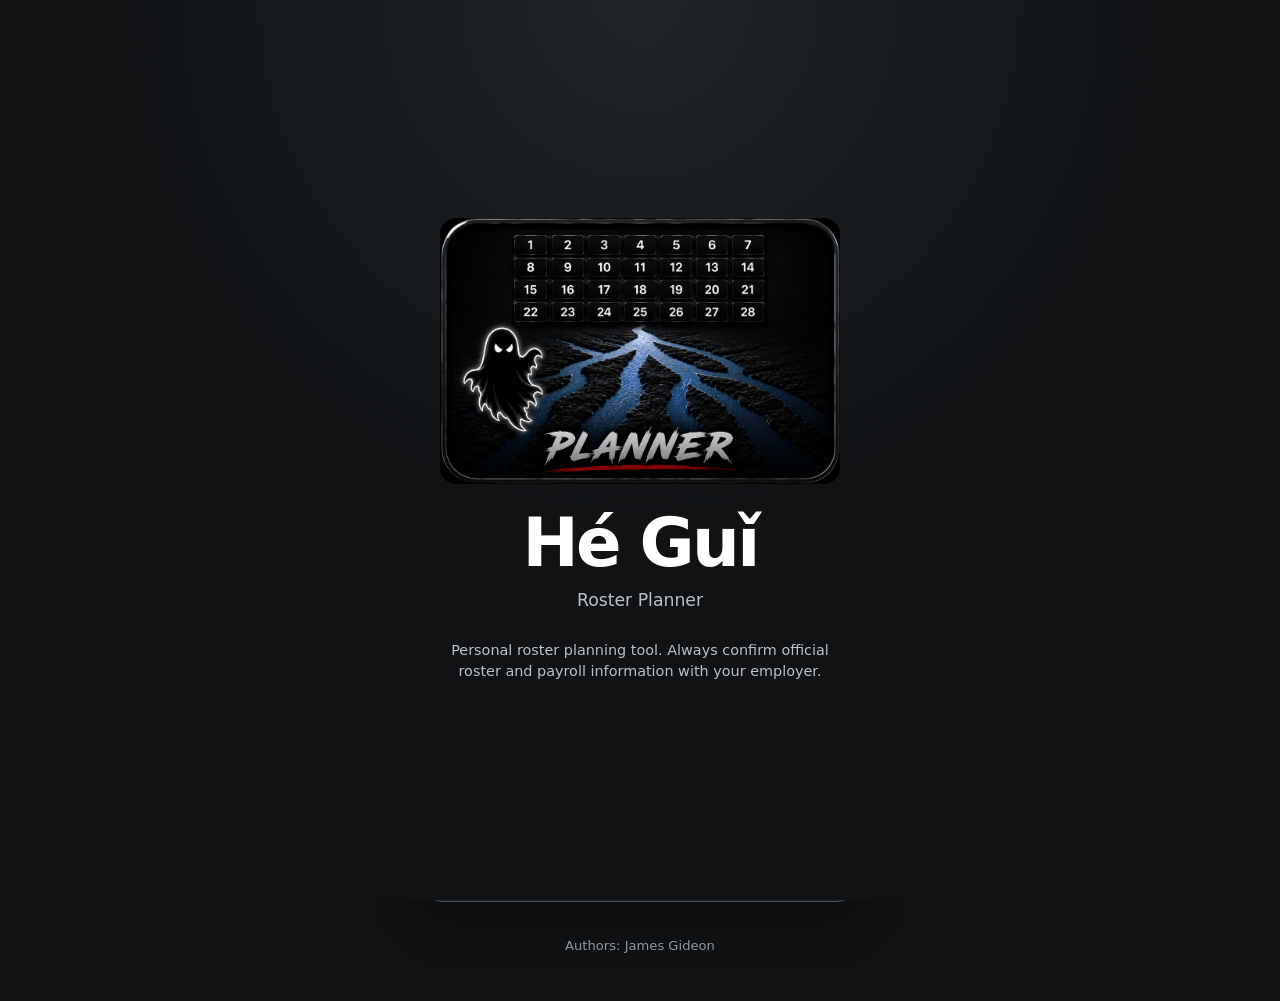
<file: index.html>
<!DOCTYPE html>
<html lang="en-AU">
<head>
    <meta charset="UTF-8">
    <meta name="viewport"
          content="width=device-width, initial-scale=1, viewport-fit=cover">

    <meta name="theme-color" content="#101214">

    <meta name="application-name" content="H&eacute; Gu&#464; Planner">
    <meta name="apple-mobile-web-app-title" content="H&eacute; Gu&#464;">
    <meta name="apple-mobile-web-app-capable" content="yes">
    <meta name="mobile-web-app-capable" content="yes">

    <title>H&eacute; Gu&#464; Planner</title>
<link rel="icon" type="image/png" sizes="32x32" href="favicon-32x32.png">
<link rel="icon" type="image/png" sizes="16x16" href="favicon-16x16.png">
<link rel="apple-touch-icon" sizes="180x180" href="apple-touch-icon.png?v=2">
<link rel="manifest" href="manifest.webmanifest">
   
    <link rel="stylesheet" href="styles.css?v=38">
</head>

<body>
    <div id="startup-splash" class="startup-splash" role="status" aria-live="polite">
        <div class="startup-splash-content">
            <img src="Splash1.png" alt="H&eacute; Gu&#464; Planner" class="startup-splash-logo">
            <h1>H&eacute; Gu&#464;</h1>
            <p class="startup-splash-subtitle">Roster Planner</p>
            <p class="startup-splash-disclaimer">
                Personal roster planning tool. Always confirm official roster
                and payroll information with your employer.
            </p>
        </div>
    </div>
    <script>
        // Last-resort safety fallback only. Normal startup dismisses the splash
        // after roster setup has had time to initialise.
        window.setTimeout(() => {
            const splash = document.getElementById("startup-splash");
            if (splash) splash.classList.add("hidden");
        }, 6500);
    </script>
    <main class="app-shell">

        <header class="app-header compact-app-header">
    <img
        src="Splash2.png"
        alt="H&eacute; Gu&#464;"
        class="app-logo compact-app-logo"
    >
    <div class="compact-app-title">
        <h1>H&eacute; Gu&#464;</h1>
        <p class="subtitle">Roster Planner</p>
    </div>
    <button
        id="app-heart-button"
        class="app-heart-button"
        type="button"
        aria-label="I Heart this app"
    >
        <span aria-hidden="true">&#9829;</span> I Heart this app
    </button>
</header>

        <nav id="profile-tabs" class="profile-tabs" aria-label="Roster profiles">
        </nav>

        <div class="profile-actions-row">
            <button
                id="profile-name-button"
                class="profile-name-button"
                type="button"
                aria-label="Rename current profile"
            ></button>
            <button id="ghost-launcher" class="ghost-launcher" type="button" aria-label="Play Ghost Escape" title="Ghost Escape">
                <span class="ghost-launcher-icon" aria-hidden="true">&#128123;</span>
                <span>Ghost Escape</span>
            </button>
        </div>

        <section id="setup-screen" class="screen">
            <div class="card">
                <p class="eyebrow">Initial setup</p>

                <h2>Choose your planner</h2>

                <p class="instructions">
                    Permanent rosters are listed first. Casual staff can
                    choose Casual Shift Log and record shifts as they work.
                </p>

                <label for="planner-type">Employment type</label>

                <select id="planner-type">
                    <option value="fulltime">Permanent - Full-time</option>
                    <option value="parttime">Permanent - Part-time</option>
                    <option value="casual">Casual Shift Log</option>
                </select>

                <div id="permanent-setup-fields">

                <label for="roster-select">Roster</label>

                <select id="roster-select">
                    <option value="">Choose your roster</option>
                </select>

                <label for="roster-day">What roster number is today?</label>

                <input
                    id="roster-day"
                    type="number"
                    inputmode="numeric"
                    min="1"
                    placeholder="For example: 56"
                >

                <label class="roster-day-help-toggle">
                    <input id="roster-day-help-checkbox" type="checkbox">
                    <span>I don't know it - help me find it</span>
                </label>

                <div id="roster-day-helper" class="roster-day-helper hidden">
                    <p class="helper-title">Help me find my roster day number</p>
                    <p class="helper-copy">Choose your row on the roster, then tap where today appears in the four-week roster.</p>

                    <div class="helper-step-label">1. My roster row</div>
                    <div id="roster-helper-rows" class="roster-helper-rows"></div>

                    <div class="helper-step-label">2. Today is</div>
                    <div id="roster-helper-weeks" class="roster-helper-weeks"></div>

                    <div id="roster-helper-result" class="roster-helper-result">Select a row and today's position.</div>
                </div>
                </div>

                <button id="check-setup" class="primary-button">
                    Start Planner
                </button>
            </div>
        </section>

        <section id="home-screen" class="screen hidden">

            <div class="today-heading">
                <p id="today-label">Today</p>
                <h2 id="today-date"></h2>
                <div
                    id="public-holiday"
                    class="public-holiday hidden"
                    aria-live="polite"
                ></div>
            </div>

            <article class="shift-card">
                <span id="edited-dot" class="edited-dot hidden" aria-label="Times edited"></span>
                <div id="shift-code" class="shift-code">-</div>
                <div id="shift-time" class="shift-time"></div>
                <div id="roster-name" class="roster-name"></div>
                <div id="roster-position" class="roster-position"></div>
            </article>

            <section id="pay-period-summary" class="pay-period-summary hidden">
                <h3>Pay Fortnight</h3>
                <p id="pay-period-dates"></p>
                <p id="payday-date"></p>
                <div id="pay-period-hours" class="pay-period-hours"></div>
            </section>

            <button id="add-edit-shift" class="primary-button hidden">
                Add Shift
            </button>
            <button id="edit-shifts-list" class="secondary-button full-width hidden">
                Edit Shifts
            </button>

            <div id="roster-action-buttons" class="roster-action-buttons hidden">
                <button id="add-change-application" class="primary-button full-width">
                    Add Change / Application
                </button>
            </div>

            <button id="current-month" class="secondary-button full-width">
                Monthly View
            </button>

            <button id="delete-shift" class="secondary-button full-width hidden">
                Delete Shift
            </button>

            <div class="navigation-buttons">
                <button id="previous-day" class="secondary-button">&#8592; Previous</button>

                <button id="next-day" class="secondary-button">Next &#8594;</button>
            </div>

            <section id="week-section" class="week-section">
                <div class="week-section-heading">
                    <h2>Next 7 Days</h2>
                    <button id="hide-week-button" class="week-hide-button" type="button" aria-label="Hide 7-day roster" title="Hide 7-day roster">&#9650;</button>
                </div>
                <div id="week-list" class="week-list"></div>
            </section>
            <button id="show-week-button" class="week-show-tab hidden" type="button" aria-label="Show 7-day roster"> 7 Day &#9660;</button>

            <button id="print-roster" class="secondary-button full-width">
                Print Roster Grid
            </button>

            <button id="settings-button" class="secondary-button full-width">&#9881; Settings</button>

<button id="extras-button" class="secondary-button full-width">&#10022; Extras</button>
        </section>
        <section id="settings-page" class="modal-page hidden">
    <h2>&#9881; Settings</h2>

    <p>Accessibility</p>
    <p>Display</p>
    <label class="settings-toggle">
        <input id="show-startup-splash" type="checkbox" checked>
        <span>Show startup screen</span>
    </label>
    <p>Profiles</p>
    <p>Roster</p>
 
    <button id="reset-roster" class="secondary-button full-width">
    Reset Current Roster
    </button>

    <h3>Appearance</h3>
    <label for="display-theme">Display theme</label>
    <select id="display-theme">
        <option value="light">Light</option>
        <option value="medium">Medium</option>
        <option value="dark">Dark</option>
    </select>

    <h3>Personal Calendar</h3>
    <p class="instructions">
        Optional. Add an ICS calendar link from Google, Apple, Samsung or another calendar service.
        Events are shown in the 7-day and Monthly views when the calendar is enabled.
    </p>
    <label for="personal-calendar-name">Calendar name</label>
    <input id="personal-calendar-name" type="text" placeholder="For example: Personal Calendar">

    <label for="personal-calendar-url">ICS URL</label>
    <input id="personal-calendar-url" type="url" inputmode="url" placeholder="https://example.com/calendar.ics">

    <label class="settings-toggle">
        <input id="personal-calendar-enabled" type="checkbox">
        <span>Enable personal calendar</span>
    </label>

    <div class="settings-calendar-actions">
        <button id="save-personal-calendar" class="secondary-button full-width" type="button">
            Save Personal Calendar
        </button>
        <button id="remove-personal-calendar" class="text-button full-width" type="button">
            Remove Personal Calendar
        </button>
    </div>

    <p id="personal-calendar-status" class="instructions settings-calendar-status"></p>
 
    <h3>Alpha Administration</h3>
    <p class="instructions">Testing only. Unlock a finalised shift so it can be corrected during Alpha testing.</p>
    <button id="manage-finalised-shifts" class="secondary-button full-width">
        Unlock Finalised Shift
    </button>

    <h3>Install H&eacute; Gu&#464;</h3>

    <details class="install-help">
        <summary>&#9662; How to install H&eacute; Gu&#464;</summary>
        <div class="install-help-content">
            <p><strong>iPhone / iPad</strong><br>Open H&eacute; Gu&#464; in Safari, tap Share, then choose <strong>Add to Home Screen</strong>. Launch H&eacute; Gu&#464; from the new Home Screen icon.</p>
            <p><strong>Android / Chrome</strong><br>Open H&eacute; Gu&#464; in Chrome, tap the three-dot menu, then choose <strong>Add to Home screen</strong> and <strong>Install</strong>. This installs H&eacute; Gu&#464; as a standalone app. Open it from the H&eacute; Gu&#464; app icon—not from the browser—then allow notifications when asked so reminders can arrive while the planner is closed.</p>
            <p><strong>Desktop</strong><br>Where supported, use your browser's install option in the address bar or browser menu.</p>
            <p class="instructions">H&eacute; Gu&#464; records installed-app use when it is launched in standalone mode from the installed icon.</p>
        </div>
    </details>

    <h3>About</h3>

    <p><strong>H&eacute; Gu&#464; Planner</strong></p>

    <p>Version 1.0 Beta 30 Test</p>

    <p>Created by</p>

    <p>James &amp; Gideon</p>

    <p class="settings-disclaimer">
        Personal roster planning tool. Always confirm official roster and
        payroll information with your employer.
    </p>

    <button id="close-settings" class="primary-button">
        Close
    </button>
</section>


<section id="change-action-page" class="modal-page hidden">
    <h2>Add Change / Application</h2>
    <p class="instructions">
        Choose what you want to add. You do not need to select a roster day first.
    </p>

    <div class="change-choice-list">
        <button id="choose-leave" class="primary-button full-width">Leave</button>
        <button id="choose-individual-swap" class="secondary-button full-width">Individual Swap</button>
        <button id="choose-colleague-swap" class="secondary-button full-width">Colleague Swap</button>
        <button id="choose-extra-hours" class="secondary-button full-width">Extra Hours / Overtime</button>
        <button id="choose-edit-shifts" class="secondary-button full-width">Edit Shifts</button>
        <button id="choose-management-change" class="secondary-button full-width">Management Roster Change</button>
        <div class="change-remove-group">
            <button id="remove-leave" class="text-button full-width">Deselect Leave</button>
            <button id="delete-swap-global" class="text-button full-width">Delete Swap</button>
            <button id="delete-added-shift-global" class="text-button full-width">Delete Added Shift</button>
            <button id="delete-management-global" class="text-button full-width">Delete Management Change</button>
        </div>
    </div>

    <button id="close-change-action" class="text-button full-width">Cancel</button>
</section>

<section id="leave-type-page" class="modal-page hidden">
    <h2>Add Leave</h2>
    <p class="instructions">
        Choose the leave type first. The calendar will then let you choose any start and finish dates.
    </p>

    <div class="change-choice-list">
        <button class="leave-type-choice primary-button full-width" data-leave-type="annual_leave">Annual Leave</button>
        <button class="leave-type-choice secondary-button full-width" data-leave-type="personal_leave">Personal Leave</button>
        <button class="leave-type-choice secondary-button full-width" data-leave-type="long_service_leave">Long Service Leave</button>
        <button class="leave-type-choice secondary-button full-width" data-leave-type="other_leave">Other Leave</button>
    </div>

    <button id="back-from-leave-type" class="text-button full-width">Back</button>
</section>

<section id="permanent-change-page" class="modal-page hidden">
    <h2>Record Roster Change</h2>
    <div class="change-date-editor">
        <p id="permanent-change-date" class="instructions"></p>
        <button id="edit-change-dates" class="secondary-button compact-button" type="button">Edit Dates</button>
    </div>
    <label for="permanent-change-type" class="hidden">Change type</label>
    <select id="permanent-change-type" class="hidden">
        <option value="add_shift">Casual / Extra Hours</option>
        <option value="leave">Leave</option>
        <option value="swap">Swap</option>
        <option value="roster_change">Management Roster Change</option>
    </select>
    <div id="leave-type-field" class="hidden">
        <label for="leave-type">Leave type</label>
        <select id="leave-type"><option value="personal_leave">Personal leave</option><option value="annual_leave">Annual leave</option><option value="long_service_leave">Long service leave</option><option value="other_leave">Other leave</option></select>
    </div>
    <div id="swap-type-field" class="hidden">
        <label for="swap-type">Swap type</label>
        <select id="swap-type"><option value="individual">Individual</option><option value="colleague">Colleague</option></select>
    </div>
    <div id="permanent-shift-fields">
        <label for="permanent-shift-code">New shift</label>
        <select id="permanent-shift-code"><option value="">Choose a shift</option></select>
        <div class="time-fields">
            <div><label for="permanent-start-time">Start</label><input id="permanent-start-time" type="time"></div>
            <div><label for="permanent-finish-time">Finish</label><input id="permanent-finish-time" type="time"></div>
        </div>
        <div id="permanent-auto-adjust-markers" class="auto-adjust-markers hidden" aria-live="polite"></div>
        <label class="break-option" for="permanent-break"><input id="permanent-break" type="checkbox"><span>Unpaid break - 30 minutes</span></label>
    </div>
    <div id="swap-date-field" class="hidden">
        <p id="change-date-summary" class="date-choice-summary"></p>
        <input id="swap-day-off-date" type="hidden">
    </div>
    <label for="permanent-change-notes">Notes (optional)</label>
    <textarea id="permanent-change-notes" rows="3" maxlength="300"></textarea>
    <button id="save-permanent-change" class="primary-button">Save Change</button>
    <button id="save-permanent-change-add-another" class="secondary-button full-width hidden">Save &amp; Add Another</button>
    <button id="cancel-permanent-change" class="secondary-button full-width">Cancel</button>
</section>


<section id="delete-record-page" class="modal-page hidden">
    <h2 id="delete-record-title">Delete Change</h2>
    <p class="instructions">Choose the record you want to remove.</p>
    <div id="delete-record-list" class="change-choice-list"></div>
    <button id="close-delete-record" class="text-button full-width">Back</button>
</section>

<section id="roster-calendar-page" class="modal-page hidden">
    <h2 id="roster-calendar-title">Choose Date</h2>
    <p id="roster-calendar-instructions" class="instructions"></p>
    <label id="calendar-same-day-option" class="break-option calendar-same-day-option hidden" for="calendar-same-day-swap">
        <input id="calendar-same-day-swap" type="checkbox">
        <span>Same day swap</span>
    </label>

    <div class="roster-calendar-card">
        <div class="roster-calendar-head">
            <button id="calendar-prev" class="calendar-nav" type="button" aria-label="Previous month">&#8592;</button>
            <strong id="calendar-month"></strong>
            <button id="calendar-next" class="calendar-nav" type="button" aria-label="Next month">&#8594;</button>
        </div>
        <div class="roster-calendar-weekdays">
            <span>Sun</span><span>Mon</span><span>Tue</span><span>Wed</span><span>Thu</span><span>Fri</span><span>Sat</span>
        </div>
        <div id="roster-calendar-grid" class="roster-calendar-grid"></div>
    </div>

    <div id="calendar-selection-summary" class="date-choice-summary">No date selected.</div>

    <div class="calendar-actions">
        <button id="calendar-cancel" class="secondary-button">Cancel</button>
        <button id="calendar-ok" class="primary-button" disabled>OK</button>
    </div>
</section>

<section id="casual-shift-page" class="modal-page hidden">
    <h2 id="casual-shift-title">Add Casual Shift</h2>
    <p id="casual-shift-date" class="instructions"></p>

    <label for="casual-shift-code">Shift code</label>
    <select id="casual-shift-code" required>
        <option value="">Choose a shift</option>
    </select>

    <div class="time-fields">
        <div>
            <label for="casual-start-time">Start time</label>
            <input id="casual-start-time" type="time" required>
        </div>
        <div>
            <label for="casual-finish-time">Finish time</label>
            <input id="casual-finish-time" type="time" required>
        </div>
    </div>
    <div id="casual-auto-adjust-markers" class="auto-adjust-markers hidden" aria-live="polite"></div>

    <label class="break-option" for="casual-break">
        <input id="casual-break" type="checkbox">
        <span>Unpaid break - 30 minutes</span>
    </label>

    <div id="casual-paid-hours" class="paid-hours" aria-live="polite">
        Paid hours: -
    </div>

    <label for="casual-area">Work area (optional)</label>
    <input id="casual-area" type="text" maxlength="60">

    <label for="casual-notes">Notes (optional)</label>
    <textarea id="casual-notes" rows="4" maxlength="300"></textarea>

    <button id="save-casual-shift" class="primary-button">Save Shift</button>
    <button id="save-casual-shift-add-another" class="secondary-button full-width hidden">Save &amp; Add Another</button>
    <button id="delete-casual-editor" class="secondary-button full-width hidden">Delete Shift</button>
    <button id="cancel-casual-shift" class="secondary-button full-width">Cancel</button>
</section>

<section id="availability-test-page" class="modal-page hidden availability-test-page">
    <div class="availability-test-head">
        <div>
            <h2>Availability</h2>
            <p class="instructions">Fortnight availability view &middot; 05:00&ndash;21:00 &middot; 30-minute intervals</p>
        </div>
        <div class="availability-head-actions">
            <button id="print-availability" class="secondary-button">Print</button>
            <button id="close-availability-test" class="secondary-button">Back</button>
        </div>
    </div>
    <div class="availability-test-toolbar">
        <p class="availability-test-hint">Tap a day heading: once = Available, twice = Unavailable, three times = clear. Tap individual 30-minute blocks for exceptions. Rostered blocks cannot be changed.</p>
    </div>
    <div id="availability-test-grid" class="availability-grid"></div>
</section>

<section id="extras-page" class="modal-page hidden">
    <h2>&#10022; Extras</h2>

    <label class="extra-option-card extra-option-card-compact">
        <span class="extra-option-copy">
            <span class="extra-option-title">ACT Public Holidays</span>
            <span class="extra-option-description">Show ACT public holidays in the planner.</span>
        </span>
        <input id="act-public-holidays-checkbox" type="checkbox" checked aria-label="Show ACT public holidays">
    </label>

    <label class="extra-option-card extra-option-card-compact">
        <span class="extra-option-copy">
            <span class="extra-option-title nsw-option-title">NSW Public Holidays</span>
            <span class="extra-option-description">Show NSW public holidays in the planner.</span>
        </span>
        <input id="nsw-public-holidays-checkbox" type="checkbox" aria-label="Show NSW public holidays">
    </label>

    <label class="extra-option-card">
        <img class="extra-option-preview" src="school-holidays-icon.png" alt="Children playing backyard cricket during the school holidays">
        <span class="extra-option-copy">
            <span class="extra-option-title">ACT School Holidays</span>
            <span class="extra-option-description">Show ACT school-holiday dates and the picture in your roster views.</span>
        </span>
        <input id="act-school-holidays-checkbox" type="checkbox" aria-label="Show ACT school holidays">
    </label>

    <label class="extra-option-card">
        <img class="extra-option-preview" src="nsw-school-holidays-icon.svg" alt="Children with the Sydney Harbour Bridge for NSW school holidays">
        <span class="extra-option-copy">
            <span class="extra-option-title nsw-option-title">NSW School Holidays</span>
            <span class="extra-option-description">Show NSW school-holiday dates and the blue NSW picture in your roster views.</span>
        </span>
        <input id="nsw-school-holidays-checkbox" type="checkbox" aria-label="Show NSW school holidays">
    </label>

    <label class="extra-option-card extra-option-card-compact">
        <span class="extra-option-copy">
            <span class="extra-option-title">Notifications</span>
            <span class="extra-option-description">Optional planner reminders and notifications.</span>
        </span>
        <input id="notifications-checkbox" type="checkbox" aria-label="Enable notifications">
    </label>
    <p id="notifications-status" class="notifications-status" role="status" aria-live="polite">Notifications are off.</p>

    <button id="open-availability-test" class="secondary-button full-width">Availability</button>

    <button id="support-form-button" class="secondary-button full-width" type="button">&#9993; Help, Issues &amp; Suggestions</button>

    <button id="share-app-button" class="secondary-button full-width" type="button">&#8599; Share H&eacute; Gu&#464;</button>

    <button id="close-extras" class="primary-button">
        Close
    </button>
</section>
        <section id="ghost-game-overlay" class="ghost-game-overlay hidden" aria-label="Ghost Escape game">
            <button id="ghost-game-close" class="ghost-game-close" type="button">&#8592; Back to H&eacute; Gu&#464;</button>
            <iframe id="ghost-game-frame" class="ghost-game-frame" title="Ghost Escape"></iframe>
        </section>
        <div id="ghost-home-escape" class="ghost-home-escape" aria-hidden="true">&#128123;</div>

                <footer>
            <p class="authors">
                Authors: James Gideon
            </p>

        </footer>

    </main>

    <script src="holidays.js?v=2"></script>
    <script src="logger.js?v=4"></script>
    <script src="notifications.js?v=1"></script>
    <script src="app.js?v=50"></script>
</body>
</html>
</file>
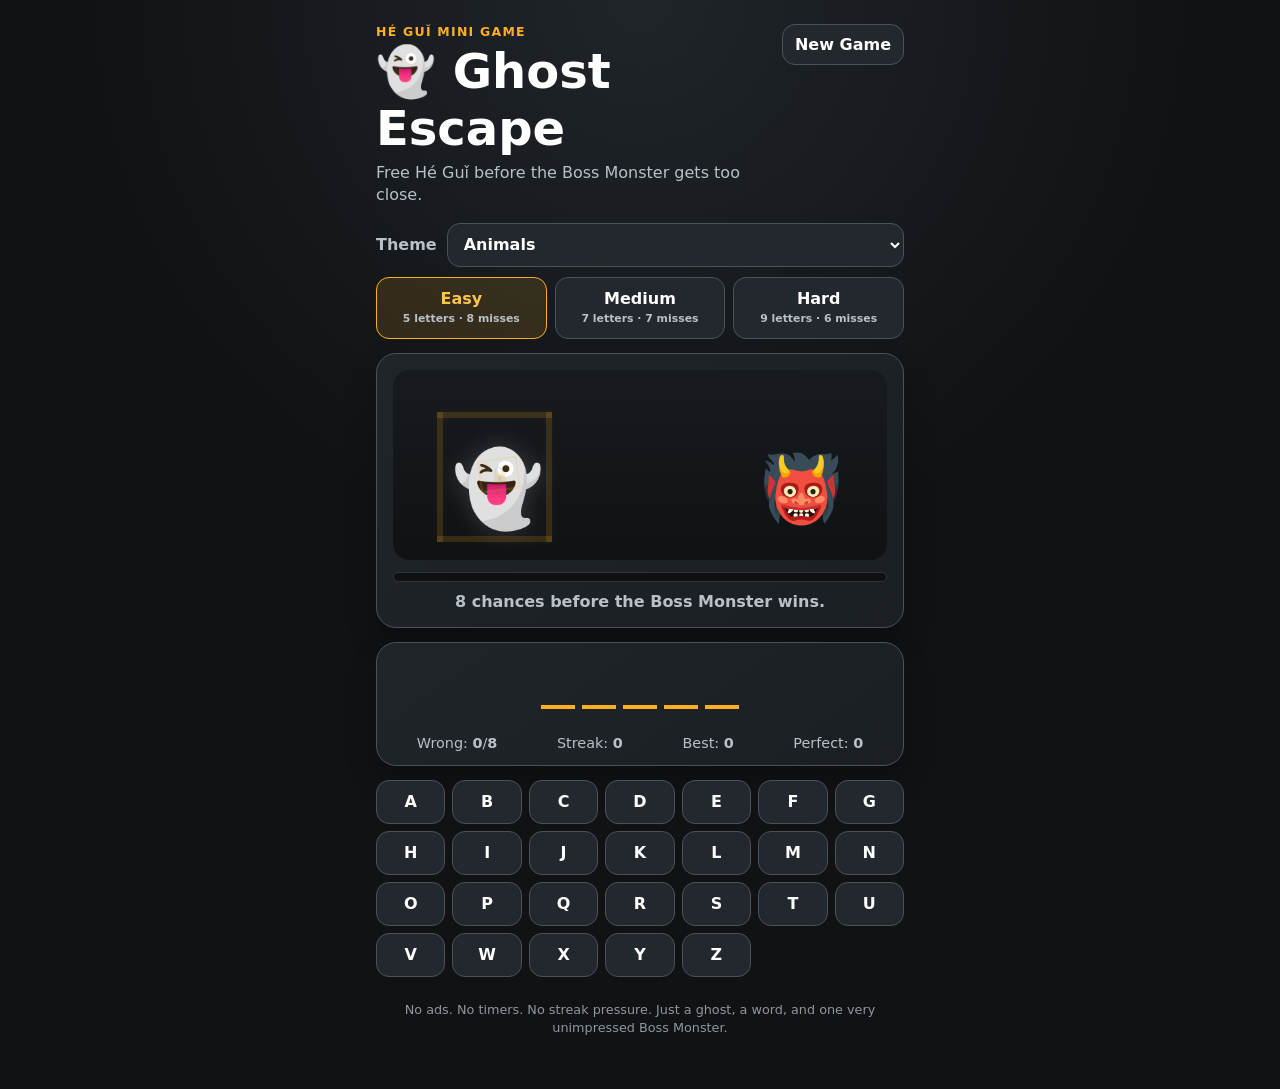
<file: ghost-escape/ghost-escape.html>
<!DOCTYPE html>
<html lang="en-AU">
<head>
  <meta charset="UTF-8">
  <meta name="viewport" content="width=device-width, initial-scale=1, viewport-fit=cover">
  <meta name="theme-color" content="#101214">
  <title>H&eacute; Gu&#464;: Ghost Escape</title>
  <link rel="stylesheet" href="ghost-escape.css?v=3">
</head>
<body>
  <main class="game-shell">
    <header class="game-header">
      <div>
        <p class="eyebrow">H&eacute; Gu&#464; Mini Game</p>
        <h1>&#128123; Ghost Escape</h1>
        <p class="subtitle">Free H&eacute; Gu&#464; before the Boss Monster gets too close.</p>
      </div>
      <button id="new-game" class="small-button" type="button">New Game</button>
    </header>

    <section class="game-options">
      <label for="theme-select">Theme</label>
      <select id="theme-select">
        <option value="animals">Animals</option>
        <option value="food">Food</option>
        <option value="nature">Nature</option>
        <option value="australia">Australia</option>
        <option value="mystery">Mystery</option>
      </select>
    </section>

    <section class="difficulty-card" aria-label="Difficulty">
      <button class="difficulty active" data-level="easy" type="button">Easy<br><span>5 letters &middot; 8 misses</span></button>
      <button class="difficulty" data-level="medium" type="button">Medium<br><span>7 letters &middot; 7 misses</span></button>
      <button class="difficulty" data-level="hard" type="button">Hard<br><span>9 letters &middot; 6 misses</span></button>
    </section>

    <section class="arena-card" aria-live="polite">
      <div class="arena">
        <div id="ghost" class="ghost" aria-label="H&eacute; Gu&#464; ghost">&#128123;</div>
        <div class="trap" aria-hidden="true">
          <span class="trap-bar trap-top"></span>
          <span class="trap-bar trap-left"></span>
          <span class="trap-bar trap-right"></span>
          <span class="trap-bar trap-bottom"></span>
          <span class="trap-seal">&#128274;</span>
        </div>
        <div id="boss" class="boss" aria-label="Boss Monster">&#128121;</div>
        <div id="boss-fire" class="boss-fire" aria-hidden="true">&#128293;</div>
      </div>
      <div class="danger-track" aria-label="Boss Monster progress">
        <div id="danger-fill" class="danger-fill"></div>
      </div>
      <p id="status-line" class="status-line">Choose a letter to begin.</p>
    </section>

    <section class="word-card">
      <div id="word" class="word" aria-label="Word"></div>
      <div class="meta-row">
        <span>Wrong: <strong id="wrong-count">0</strong>/<strong id="max-wrong">8</strong></span>
        <span>Streak: <strong id="streak">0</strong></span>
        <span>Best: <strong id="best-streak">0</strong></span>
        <span>Perfect: <strong id="perfect-count">0</strong></span>
      </div>
    </section>

    <section id="keyboard" class="keyboard" aria-label="Letter keyboard"></section>

    <section id="result-card" class="result-card hidden" aria-live="assertive">
      <h2 id="result-title"></h2>
      <p id="result-message"></p>
      <p id="revealed-word" class="revealed-word"></p>
      <button id="play-again" class="primary-button" type="button">Play Again</button>
    </section>

    <footer>
      <p>No ads. No timers. No streak pressure. Just a ghost, a word, and one very unimpressed Boss Monster.</p>
    </footer>
  </main>

  <script src="ghost-words.js?v=2"></script>
  <script src="ghost-escape.js?v=3"></script>
</body>
</html>
</file>
<file: styles.css>
:root {
    color-scheme: dark;

    --background: #101214;
    --card: #1b1f23;
    --card-light: #23282e;
    --border: #4b525a;
    --amber: #ffb020;
    --amber-light: #ffc44d;
    --text: #ffffff;
    --muted: #b9c0c7;
    --danger: #ff6b6b;

    font-family:
        Inter,
        system-ui,
        -apple-system,
        BlinkMacSystemFont,
        "Segoe UI",
        sans-serif;
}

* {
    box-sizing: border-box;
}

html {
    background: var(--background);
}

body {
    margin: 0;
    min-height: 100vh;
    background:
        radial-gradient(
            circle at top,
            #20252a 0%,
            var(--background) 42%
        );
    color: var(--text);
}

button,
input,
select,
textarea {
    font: inherit;
}

button {
    cursor: pointer;
}
.app-logo {
    display: block;
    width: min(100%, 440px);
    aspect-ratio: 2.35 / 1;
    margin: 0 auto 14px;
    border-radius: 14px;
    object-fit: cover;
    object-position: center;
}
.app-shell {
    width: min(100%, 480px);
    min-height: 100vh;
    margin: 0 auto;
    padding:
        max(28px, env(safe-area-inset-top))
        20px
        max(32px, env(safe-area-inset-bottom));
}

.app-header {
    margin-bottom: 28px;
    text-align: center;
}

.app-header h1 {
    margin: 0;
    font-size: clamp(2rem, 8vw, 3.4rem);
    font-weight: 800;
    letter-spacing: -0.04em;
}

.subtitle {
    margin: 8px 0 0;
    color: var(--muted);
    font-size: 1rem;
}

.profile-tabs {
    display: grid;
    grid-template-columns: repeat(3, minmax(0, 1fr));
    gap: 8px;
    margin-bottom: 12px;
}

.profile-tab {
    min-width: 0;
    min-height: 50px;
    padding: 8px 6px;
    overflow: hidden;
    border: 1px solid var(--border);
    border-radius: 13px;
    background: var(--card);
    color: var(--muted);
    font-weight: 800;
    text-overflow: ellipsis;
    white-space: nowrap;
}

.profile-tab.active {
    border-color: var(--amber);
    background: rgba(255, 176, 32, 0.13);
    color: var(--amber-light);
    box-shadow: 0 0 0 2px rgba(255, 176, 32, 0.12);
}

.profile-name-button {
    display: block;
    width: fit-content;
    max-width: 100%;
    margin: 0 auto 20px;
    padding: 7px 12px;
    overflow: hidden;
    border: 0;
    border-radius: 999px;
    background: transparent;
    color: var(--muted);
    font-weight: 750;
    text-decoration: underline;
    text-overflow: ellipsis;
    white-space: nowrap;
}

.profile-name-button::after {
    margin-left: 7px;
    color: var(--amber);
    content: "\270E";
}

.screen {
    width: 100%;
}

.hidden {
    display: none !important;
}

.card,
.shift-card {
    border: 1px solid var(--border);
    border-radius: 24px;
    background:
        linear-gradient(
            145deg,
            #20252a,
            var(--card)
        );
    box-shadow: 0 18px 45px rgba(0, 0, 0, 0.3);
}

.card {
    padding: 28px 22px;
}

.eyebrow {
    margin: 0 0 8px;
    color: var(--amber);
    font-size: 0.85rem;
    font-weight: 800;
    letter-spacing: 0.12em;
    text-transform: uppercase;
}

.card h2,
.week-section h2 {
    margin: 0 0 12px;
    font-size: 1.5rem;
}

.instructions {
    margin: 0 0 24px;
    color: var(--muted);
    line-height: 1.55;
}

label {
    display: block;
    margin: 20px 0 8px;
    font-weight: 700;
}

select,
input,
textarea {
    width: 100%;
    padding: 0 16px;
    border: 1px solid var(--border);
    border-radius: 14px;
    outline: none;
    background: #121518;
    color: #ffffff;
}

/* Keep native dropdown choices readable on phones. */
select option,
select optgroup {
    background: #121518;
    color: #ffffff;
}

:root[data-theme="light"] select,
:root[data-theme="light"] input,
:root[data-theme="light"] textarea {
    background: #ffffff;
    color: #171a1d;
}

:root[data-theme="light"] select option,
:root[data-theme="light"] select optgroup {
    background: #121518;
    color: #ffffff;
}

select,
input {
    min-height: 58px;
}

textarea {
    min-height: 110px;
    padding-top: 14px;
    padding-bottom: 14px;
    resize: vertical;
}

select:focus,
input:focus,
textarea:focus {
    border-color: var(--amber);
    box-shadow: 0 0 0 3px rgba(255, 176, 32, 0.2);
}

.extra-option-card {
    display: grid;
    grid-template-columns: 92px minmax(0, 1fr) auto;
    gap: 14px;
    align-items: center;
    margin: 18px 0;
    padding: 12px;
    border: 1px solid var(--border);
    border-radius: 18px;
    background: var(--card);
    cursor: pointer;
}

.extra-option-preview {
    width: 92px;
    height: 92px;
    border-radius: 14px;
    object-fit: cover;
}

.extra-option-copy {
    display: grid;
    gap: 5px;
    min-width: 0;
}

.extra-option-title {
    color: var(--text);
    font-weight: 850;
}

.extra-option-description {
    color: var(--muted);
    font-size: 0.86rem;
    font-weight: 500;
    line-height: 1.35;
}

.extra-option-card input {
    width: 26px;
    min-height: 26px;
    margin: 0;
    padding: 0;
    accent-color: var(--amber);
}

.primary-button,
.secondary-button {
    min-height: 58px;
    border-radius: 15px;
    font-weight: 800;
    transition:
        transform 160ms ease,
        background-color 160ms ease;
}

.primary-button:active,
.secondary-button:active {
    transform: scale(0.98);
}

.primary-button {
    width: 100%;
    margin-top: 24px;
    border: 0;
    background: var(--amber);
    color: #101214;
}

.primary-button:hover {
    background: var(--amber-light);
}

.secondary-button {
    border: 1px solid var(--border);
    background: var(--card-light);
    color: var(--text);
}

.today-heading {
    margin-bottom: 18px;
    text-align: center;
}

.today-heading p {
    margin: 0 0 4px;
    color: var(--amber);
    font-weight: 800;
    text-transform: uppercase;
}

.today-heading h2 {
    margin: 0;
    color: var(--muted);
    font-size: clamp(1.2rem, 5vw, 1.7rem);
}

.public-holiday {
    width: fit-content;
    margin: 12px auto 0;
    padding: 8px 12px;
    border: 1px solid rgba(255, 187, 71, 0.55);
    border-radius: 999px;
    background: rgba(255, 187, 71, 0.12);
    color: var(--amber);
    font-size: 0.88rem;
    font-weight: 850;
    line-height: 1.25;
    text-align: center;
}

.shift-card {
    position: relative;
    overflow: hidden;
    padding: 28px 22px;
    text-align: center;
}

.shift-card::before {
    position: absolute;
    inset: 0 auto 0 0;
    width: 7px;
    background: var(--amber);
    content: "";
}

.shift-code {
    color: var(--amber);
    font-size: clamp(4rem, 20vw, 7rem);
    font-weight: 900;
    line-height: 1;
}

.shift-time {
    margin-top: 18px;
    padding: 18px 0;
    border-top: 1px solid #363c42;
    border-bottom: 1px solid #363c42;
    font-size: clamp(1.45rem, 7vw, 2.4rem);
    font-weight: 800;
}

.roster-name {
    margin-top: 20px;
    font-size: 1.35rem;
    font-weight: 750;
}

.roster-position {
    margin-top: 8px;
    color: var(--muted);
    font-size: 1.05rem;
    font-weight: 650;
}

.navigation-buttons {
    display: grid;
    grid-template-columns: 1fr 1fr;
    gap: 12px;
    margin-top: 16px;
}

.week-section {
    margin-top: 30px;
    max-height: 900px;
    opacity: 1;
    transform: translateX(0);
    overflow: hidden;
    transition: transform 260ms ease, opacity 220ms ease, max-height 300ms ease, margin-top 300ms ease;
}

.week-section.week-section-hidden {
    margin-top: 0;
    max-height: 0;
    opacity: 0;
    transform: translateX(calc(-100% - 32px));
    pointer-events: none;
}

.week-section-heading {
    display: flex;
    align-items: center;
    justify-content: space-between;
    gap: 12px;
}

.week-section-heading h2 {
    margin: 0 0 12px;
}

.week-hide-button {
    width: 42px;
    min-width: 42px;
    height: 38px;
    margin: 0 0 12px;
    padding: 0;
    border: 1px solid #4b535b;
    border-radius: 12px;
    background: var(--card);
    color: var(--text);
    font-size: 1.7rem;
    font-weight: 800;
    line-height: 1;
}

.week-show-tab {
    display: block;
    width: auto;
    margin: 12px 0 18px -2px;
    padding: 9px 14px 9px 12px;
    border: 1px solid #4b535b;
    border-left: 0;
    border-radius: 0 12px 12px 0;
    background: var(--card);
    color: var(--text);
    font-weight: 800;
    text-align: left;
}

.week-show-tab.hidden {
    display: none;
}

.week-list {
    display: grid;
    gap: 10px;
}

.week-day {
    display: grid;
    grid-template-columns: 1fr 1fr;
    align-items: center;
    gap: 12px;
    min-height: 64px;
    padding: 12px 16px;
    border: 1px solid #363c42;
    border-radius: 14px;
    background: var(--card);
}

.week-day-date {
    display: grid;
    grid-template-columns: 42px minmax(0, 1fr);
    align-items: center;
    gap: 10px;
    font-weight: 750;
    text-align: center;
}

.edited-dot {
    position: absolute;
    top: 18px;
    right: 18px;
    width: 16px;
    height: 16px;
    border: 2px solid #ffd2d2;
    border-radius: 50%;
    background: var(--danger);
    box-shadow: 0 0 0 4px rgba(255, 107, 107, 0.16);
}

.edited-shift .week-day-shift {
    color: var(--danger);
}

.time-fields {
    display: grid;
    grid-template-columns: 1fr 1fr;
    gap: 12px;
}

.break-option {
    display: flex;
    align-items: center;
    gap: 12px;
    padding: 14px 16px;
    border: 1px solid var(--border);
    border-radius: 14px;
    background: var(--card);
}

.break-option input {
    width: 26px;
    min-height: 26px;
    margin: 0;
    accent-color: var(--amber);
}

.paid-hours {
    margin-top: 12px;
    padding: 14px 16px;
    border-radius: 14px;
    background: rgba(255, 176, 32, 0.12);
    color: var(--amber-light);
    font-size: 1.1rem;
    font-weight: 850;
    text-align: center;
}

.pay-period-summary {
    margin-top: 16px;
    padding: 18px;
    border: 1px solid var(--border);
    border-radius: 18px;
    background: var(--card);
    text-align: center;
}

.pay-period-summary h3,
.pay-period-summary p {
    margin: 0 0 7px;
}

.pay-period-hours {
    margin-top: 12px;
    color: var(--amber-light);
    font-size: 1.15rem;
    font-weight: 900;
}

.modal-page {
    position: fixed;
    z-index: 20;
    inset: 0;
    overflow-y: auto;
    padding: max(28px, env(safe-area-inset-top)) 20px 40px;
    background: var(--background);
}

@media (min-width: 481px) {
    .modal-page {
        right: auto;
        left: 50%;
        width: 480px;
        transform: translateX(-50%);
        border-right: 1px solid var(--border);
        border-left: 1px solid var(--border);
    }
}

.modal-page > * {
    width: min(100%, 680px);
    margin-right: auto;
    margin-left: auto;
}

.school-holiday-icon-slot {
    display: flex;
    width: 42px;
    height: 42px;
    align-items: center;
    justify-content: center;
}

.school-holiday-icon {
    display: block;
    width: 42px;
    height: 42px;
    border-radius: 10px;
    object-fit: cover;
}

.week-day-date-copy {
    display: grid;
    gap: 4px;
    min-width: 0;
}

.week-day-holiday {
    color: var(--muted);
    font-size: 0.72rem;
    font-weight: 750;
    line-height: 1.2;
}

.week-day-school-holiday {
    color: var(--amber);
    font-size: 0.72rem;
    font-weight: 800;
    line-height: 1.2;
}

.week-day-shift {
    color: var(--amber);
    font-weight: 850;
    text-align: center;
}

.full-width {
    width: 100%;
    margin-top: 12px;
}

.text-button {
    display: block;
    margin: 22px auto 0;
    padding: 12px;
    border: 0;
    background: transparent;
    color: var(--muted);
    text-decoration: underline;
}

footer {
    margin-top: 34px;
    color: #8f979f;
    font-size: 0.82rem;
    line-height: 1.45;
    text-align: center;
}

@media (max-width: 420px) {
    .extra-option-card {
        grid-template-columns: 78px minmax(0, 1fr) auto;
        gap: 10px;
        padding: 10px;
    }

    .extra-option-preview {
        width: 78px;
        height: 78px;
        border-radius: 12px;
    }

    .extra-option-description {
        font-size: 0.78rem;
    }

        .shift-card {
        padding: 20px 16px;
    }

    .shift-code {
        font-size: clamp(3.2rem, 17vw, 5rem);
    }

    .shift-time {
        margin-top: 14px;
        padding: 14px 0;
        font-size: clamp(1.2rem, 6vw, 1.8rem);
    }

    .roster-name {
        margin-top: 16px;
        font-size: 1.15rem;
    }

    .roster-position {
        margin-top: 6px;
        font-size: 0.95rem;
    }
    
    .app-shell {
        padding-right: 14px;
        padding-left: 14px;
    }
    
    .card,
    .shift-card {
        border-radius: 20px;
    }

    .navigation-buttons {
        grid-template-columns: repeat(2, minmax(0, 1fr));
        gap: 8px;
    }

    .profile-tab {
        min-height: 46px;
        font-size: 0.82rem;
    }
}

@media (prefers-reduced-motion: reduce) {
    *,
    *::before,
    *::after {
        scroll-behavior: auto !important;
        transition: none !important;
    }
}

@media print {
    body {
        background: #ffffff;
        color: #000000;
    }

    .app-header,
    .profile-tabs,
    .profile-name-button,
    #setup-screen,
    #home-screen,
    footer {
        display: none !important;
    }
}


/* Beta 7 shared roster calendar and action controls */
.roster-action-buttons {
    display: grid;
    grid-template-columns: 1fr 1fr;
    gap: 10px;
    margin-top: 14px;
}

.roster-action-buttons .primary-button {
    min-height: 58px;
    margin: 0;
    padding: 10px;
    line-height: 1.2;
}

.roster-calendar-card {
    margin-top: 16px;
    padding: 14px;
    border: 1px solid var(--border);
    border-radius: 18px;
    background: var(--card);
}

.roster-calendar-head {
    display: grid;
    grid-template-columns: 42px 1fr 42px;
    align-items: center;
    gap: 8px;
    margin-bottom: 10px;
    text-align: center;
}

.calendar-nav {
    width: 42px;
    min-height: 40px;
    margin: 0;
    border: 1px solid var(--border);
    border-radius: 10px;
    background: var(--card-soft, #25292e);
    color: #ffffff;
    font-size: 1.45rem;
}

.roster-calendar-weekdays,
.roster-calendar-grid {
    display: grid;
    grid-template-columns: repeat(7, minmax(0, 1fr));
    gap: 6px;
}

.roster-calendar-weekdays {
    margin-bottom: 6px;
    color: var(--muted);
    font-size: .72rem;
    font-weight: 800;
    text-align: center;
}

.roster-calendar-day {
    min-width: 0;
    min-height: 54px;
    margin: 0;
    padding: 4px 2px;
    border: 1px solid var(--border);
    border-radius: 11px;
    background: var(--card);
    color: inherit;
    display: flex;
    flex-direction: column;
    align-items: center;
    justify-content: center;
    position: relative;
}


/* Beta 17: subtle alternating actual pay-fortnight bands.
   Keep the dark theme; every second fortnight is only slightly lighter.
   Leave/change colours below override these neutral shades. */
.roster-calendar-day.pay-fortnight-light {
    background: var(--card);
}

.roster-calendar-day.pay-fortnight-dark {
    background: #2a3b22;
    color: #ffffff;
}

.roster-calendar-day.pay-fortnight-dark .calendar-date-number,
.roster-calendar-day.pay-fortnight-dark .calendar-roster-code {
    color: #ffffff;
}

/* Beta 21: current pay fortnight gets a gentle lime-green cue. */
.roster-calendar-day.pay-fortnight-active {
    background: #47d1fc;
    box-shadow: inset 0 0 0 1px rgba(170,255,80,.08);
}

.roster-calendar-day.blank { visibility: hidden; }
.roster-calendar-day.selected { outline: 3px solid var(--amber); outline-offset: 1px; }
.roster-calendar-day.in-range { box-shadow: inset 0 0 0 999px rgba(255,176,32,.12); }
.calendar-date-number { font-weight: 900; }
.calendar-roster-code { margin-top: 3px; font-size: .72rem; font-weight: 900; }

.roster-calendar-day.calendar-yellow { background: hsl(59, 89%, 72%); color: #1d1d1d; }
.roster-calendar-day.calendar-pink { background: #ec3886; color: #1d1d1d; }
.roster-calendar-day.calendar-blue { background: #5b80fc; color: #1d1d1d; }
.roster-calendar-day.calendar-green { background: #70fa87; color: #1d1d1d; }

.date-choice-summary {
    margin-top: 14px;
    padding: 12px 14px;
    border: 1px solid var(--border);
    border-radius: 12px;
    background: var(--card);
    text-align: center;
    line-height: 1.45;
}

.calendar-actions {
    display: grid;
    grid-template-columns: 1fr 1fr;
    gap: 10px;
    margin-top: 12px;
}

.calendar-actions button { margin: 0; }

.pay-period-hours {
    display: grid;
    gap: 7px;
    text-align: left;
}

.pay-period-hours span {
    display: block;
}

@media (max-width: 380px) {
    .roster-action-buttons { grid-template-columns: 1fr; }
    .roster-calendar-weekdays,
    .roster-calendar-grid { gap: 4px; }
    .roster-calendar-day { min-height: 50px; }
}


/* Beta 11: start changes from an action, not from the currently displayed roster day */
.change-choice-list {
    display: grid;
    gap: 10px;
    margin: 18px 0;
}

.change-choice-list button {
    margin: 0;
}

#add-change-application {
    min-height: 54px;
    font-size: 1rem;
}

.roster-action-buttons {
    grid-template-columns: 1fr;
}


/* Beta 12: all change/application dates are edited through the roster calendar */
.change-date-editor {
    display: grid;
    grid-template-columns: 1fr auto;
    gap: 10px;
    align-items: center;
    margin-bottom: 12px;
}
.change-date-editor .instructions { margin: 0; }
.compact-button {
    width: auto;
    min-height: 42px;
    margin: 0;
    padding: 8px 12px;
}
@media (max-width: 420px) {
    .change-date-editor { grid-template-columns: 1fr; }
    .compact-button { width: 100%; }
}

/* Beta 20 - changed roster items and quick delete lists */
.roster-calendar-day.calendar-altered .calendar-roster-code,
.roster-calendar-day .calendar-roster-code.altered-code { color:#ff5a5f; }
.roster-calendar-day .calendar-roster-code.multi-code { color:#ff5a5f; line-height:1.05; }
.change-remove-group { margin-top:12px; padding-top:10px; border-top:1px solid var(--border, #46505a); }
.delete-record-item { text-align:left; height:auto; min-height:48px; padding:10px 12px; }
button.action-locked { opacity:.45; cursor:not-allowed; }

/* Beta 21 swap display */
.roster-calendar-day .calendar-roster-code.swap-original {
    color: #aeb5bb;
    text-decoration: line-through;
    text-decoration-thickness: 2px;
    line-height: 1.05;
}
.roster-calendar-day .calendar-roster-code.swap-new {
    color: #ff5a5f;
    line-height: 1.05;
}

.pay-hours-warning { color: #ffcf66; font-size: .9em; }


/* Beta 23: startup splash + compact in-app header */
.startup-splash {
    position: fixed;
    inset: 0;
    z-index: 9999;
    display: flex;
    align-items: center;
    justify-content: center;
    padding: 28px 22px;
    background:
        radial-gradient(circle at top, #20252a 0%, var(--background) 48%);
    opacity: 1;
    transition: opacity 280ms ease;
}

.startup-splash.fade-out {
    opacity: 0;
    pointer-events: none;
}

.startup-splash.hidden {
    display: none;
}

.startup-splash-content {
    width: min(100%, 440px);
    text-align: center;
}

.startup-splash-logo {
    display: block;
    width: min(100%, 400px);
    max-width: 100%;
    transform: none;
    margin: 0 auto 20px;
    border-radius: 16px;
}

.startup-splash h1 {
    margin: 0;
    font-size: clamp(2.5rem, 12vw, 4.2rem);
    letter-spacing: -0.04em;
}

.startup-splash-subtitle {
    margin: 8px 0 30px;
    color: var(--muted);
    font-size: 1.08rem;
}

.startup-splash-disclaimer {
    max-width: 390px;
    margin: 0 auto;
    color: var(--muted);
    font-size: 0.9rem;
    line-height: 1.45;
}

.compact-app-header {
    display: flex;
    align-items: center;
    justify-content: flex-start;
    gap: 10px;
    margin-bottom: 12px;
    text-align: left;
}

.compact-app-logo {
    width: 115px;
    height: 92px;
    aspect-ratio: auto;
    margin: 0;
    border-radius: 10px;
    object-fit: cover;
}

.compact-app-title h1 {
    margin: 0;
    font-size: 1.35rem;
    line-height: 1.1;
    letter-spacing: -0.02em;
}

.compact-app-title .subtitle {
    margin: 2px 0 0;
    font-size: 0.78rem;
}


/* Beta 29: one-per-device app heart, using the spare header space. */
.app-heart-button {
    margin-left: auto;
    padding: 7px 9px;
    border: 1px solid var(--border);
    border-radius: 12px;
    background: var(--card);
    color: var(--text);
    font-size: 0.72rem;
    font-weight: 800;
    line-height: 1.15;
    white-space: nowrap;
}

.app-heart-button:hover {
    border-color: var(--amber);
}

.app-heart-button:active {
    transform: scale(0.98);
}

.app-heart-button.hearted,
.app-heart-button:disabled {
    border-color: rgba(255, 176, 32, 0.55);
    background: rgba(255, 176, 32, 0.10);
    color: var(--amber-light);
    cursor: default;
    opacity: 1;
}

@media (max-width: 360px) {
    .app-heart-button {
        padding: 6px 7px;
        font-size: 0.66rem;
    }
}

.settings-toggle {
    display: flex;
    align-items: center;
    gap: 10px;
    margin: 8px 0 18px;
    padding: 12px 14px;
    border: 1px solid var(--border);
    border-radius: 12px;
    background: var(--card);
}

.settings-toggle input {
    width: 20px;
    height: 20px;
}

.settings-disclaimer {
    color: var(--muted);
    font-size: 0.9rem;
    line-height: 1.45;
}

.install-help {
    margin: 10px 0 24px;
    border: 1px solid var(--border);
    border-radius: 14px;
    background: var(--card);
    overflow: hidden;
}

.install-help summary {
    padding: 14px 16px;
    color: var(--amber-light);
    font-weight: 800;
    cursor: pointer;
}

.install-help-content {
    padding: 0 16px 14px;
}

.install-help-content p {
    margin: 10px 0;
    line-height: 1.45;
}

.install-help-content .instructions {
    margin-bottom: 0;
    font-size: 0.88rem;
}

/* Beta 24: multi-shift display + explicit same-day swap mode */
.top-shift-line, .top-time-line { display:block; }
.shift-code .top-shift-line:not(:first-child) { font-size:.34em; line-height:1.15; margin-top:4px; }
.shift-code .top-shift-line.added-shift, .shift-time .added-shift { color:var(--danger); }
.shift-code .swap-original, .week-day-shift .swap-original { text-decoration:line-through; text-decoration-thickness:2px; }
.week-day-shift { display:flex; flex-direction:column; gap:2px; }
.week-shift-added { display:block; color:var(--danger); }
.week-shift-original { display:block; color:inherit; }
.calendar-same-day-option { margin:10px 0 12px; }
.roster-calendar-day .calendar-roster-code.altered-code { display:block; margin-top:1px; color:#ff5a5f; font-size:.72rem; }
.roster-calendar-day .calendar-roster-code.swap-original { color:#fff; }
.roster-position.roster-position-corner {
    position:absolute;
    top:10px;
    left:18px;
    margin:0;
    max-width:45%;
    text-align:left;
    font-size:.82rem;
    line-height:1.1;
}
.roster-calendar-day { position:relative; }
/* Calendar holiday cues: school holidays keep their icon; public holidays get a high-contrast treatment. */
.calendar-school-holiday-icon { position:absolute; top:2px; right:2px; z-index:2; width:13px; height:13px; padding:1px; border-radius:4px; background:rgba(255,176,32,.88); object-fit:contain; }
.roster-calendar-day:has(.calendar-public-holiday-marker) { background:#d9365f; color:#ffffff; box-shadow:inset 0 0 0 2px rgba(255,255,255,.18); }
.roster-calendar-day:has(.calendar-public-holiday-marker) .calendar-date-number,
.roster-calendar-day:has(.calendar-public-holiday-marker) .calendar-roster-code { color:#ffffff; }
.calendar-public-holiday-marker { position:absolute; bottom:2px; right:3px; z-index:2; padding:1px 3px; border-radius:4px; background:#fff2b2; color:#5a1628; font-size:.48rem; font-weight:900; line-height:1.15; }

/* Beta 25 cleanup: compact multi-shift week rows on phones. */
.week-day-shift {
    font-size: 0.92em;
}

.pay-period-hours span {
    display: block;
}

.pay-period-hours .pay-summary-divider {
    height: 1px;
    margin: 12px 0;
    background: var(--border);
}

@media (max-width: 480px) {
    .week-day {
        gap: 8px;
        padding: 10px 12px;
    }

    .week-day-date {
        grid-template-columns: 34px minmax(0, 1fr);
        gap: 6px;
        font-size: 0.92rem;
    }

    .week-day-shift {
        font-size: 0.86rem;
        line-height: 1.3;
    }
}

.settings-calendar-actions {
    display: grid;
    gap: 8px;
    margin-top: 10px;
}

.settings-calendar-status {
    min-height: 1.2em;
    margin-top: 8px;
}

/* Beta 27: Light / Medium / Dark themes */
:root,
:root[data-theme="medium"] {
    color-scheme: dark;
    --background: #101214;
    --background-top: #20252a;
    --card: #1b1f23;
    --card-light: #23282e;
    --border: #4b525a;
    --text: #ffffff;
    --muted: #b9c0c7;
}

:root[data-theme="dark"] {
    color-scheme: dark;
    --background: #07090b;
    --background-top: #14181c;
    --card: #111519;
    --card-light: #191e23;
    --border: #3b4249;
    --text: #ffffff;
    --muted: #aeb6be;
}

:root[data-theme="light"] {
    color-scheme: light;
    --background: #eef1f4;
    --background-top: #ffffff;
    --card: #ffffff;
    --card-light: #f5f7f9;
    --border: #aeb7c0;
    --text: #171a1d;
    --muted: #56616b;
}

body {
    background: radial-gradient(circle at top, var(--background-top) 0%, var(--background) 42%);
}

:root[data-theme="light"] .week-day,
:root[data-theme="light"] .profile-tab,
:root[data-theme="light"] .card,
:root[data-theme="light"] .date-choice-summary,
:root[data-theme="light"] .roster-calendar-day.pay-fortnight-light {
    border-color: var(--border);
}

/* Beta 27: 7-day overflow cue and personal calendar */
.week-day { position: relative; }
.week-overflow-dot {
    position: absolute;
    top: 7px;
    right: 7px;
    width: 9px;
    height: 9px;
    border-radius: 50%;
    background: var(--danger);
    box-shadow: 0 0 0 2px rgba(255, 107, 107, 0.16);
}
.week-personal-events {
    display: flex;
    flex-direction: column;
    gap: 1px;
    margin-top: 4px;
    color: var(--amber-light);
    font-size: .78em;
    line-height: 1.15;
}
.calendar-personal-event {
    display: block;
    max-width: 100%;
    margin: 3px 1px 0;
    overflow: hidden;
    color: #78b7ff;
    font-size: .68rem;
    font-weight: 800;
    line-height: 1.15;
    text-align: left;
    text-overflow: ellipsis;
    white-space: nowrap;
    cursor: zoom-in;
}
.calendar-personal-event.single {
    padding: 2px 4px;
    border: 1px solid #ff8d98;
    border-radius: 4px;
    background: #8f2633;
    color: #ffffff;
    box-shadow: 0 1px 2px rgba(0, 0, 0, .35);
}
.calendar-personal-event.multiple {
    width: 18px;
    height: 18px;
    margin: 3px auto 0;
    border-radius: 50%;
    background: #4f9cff;
    color: #fff;
    font-size: .58rem;
    font-weight: 900;
    line-height: 18px;
    text-align: center;
}

.week-personal-events {
    position: relative;
    padding-right: 18px;
    cursor: zoom-in;
}

.personal-calendar-enlarge-cue {
    margin-left: 4px;
    color: var(--amber-light);
    font-size: .9em;
    font-weight: 900;
}

.week-personal-events > .personal-calendar-enlarge-cue {
    position: absolute;
    right: 0;
    bottom: 0;
}

.personal-calendar-detail-overlay {
    position: fixed;
    inset: 0;
    z-index: 12000;
    display: flex;
    align-items: center;
    justify-content: center;
    padding: 18px;
    background: rgba(0, 0, 0, .78);
}

.personal-calendar-detail-panel {
    width: min(620px, 100%);
    max-height: min(82vh, 760px);
    overflow: auto;
    padding: 20px;
    border: 1px solid var(--border);
    border-radius: 20px;
    background: var(--card);
    color: var(--text);
    box-shadow: 0 18px 60px rgba(0, 0, 0, .55);
}

.personal-calendar-detail-head {
    display: flex;
    align-items: flex-start;
    justify-content: space-between;
    gap: 14px;
    margin-bottom: 14px;
}

.personal-calendar-detail-head h2 {
    margin: 2px 0 0;
    font-size: clamp(1.35rem, 5vw, 2rem);
    line-height: 1.15;
}

.personal-calendar-detail-label {
    color: var(--amber-light);
    font-size: .78rem;
    font-weight: 900;
    letter-spacing: .05em;
    text-transform: uppercase;
}

.personal-calendar-detail-close {
    flex: 0 0 auto;
    width: 44px;
    min-height: 44px;
    margin: 0;
    padding: 0;
    border: 1px solid var(--border);
    border-radius: 50%;
    background: var(--card-light);
    color: var(--text);
    font-size: 1.8rem;
    line-height: 1;
}

.personal-calendar-detail-list {
    display: grid;
    gap: 12px;
}

.personal-calendar-detail-event {
    padding: 14px;
    border-left: 5px solid var(--amber);
    border-radius: 12px;
    background: var(--card-light);
}

.personal-calendar-detail-event h3 {
    margin: 0 0 7px;
    color: var(--amber-light);
    font-size: 1.15rem;
    line-height: 1.25;
}

.personal-calendar-detail-event p {
    margin: 5px 0 0;
    overflow-wrap: anywhere;
    line-height: 1.4;
}

.personal-calendar-detail-time {
    font-weight: 900;
}

.personal-calendar-detail-description {
    white-space: pre-line;
}

.personal-calendar-detail-actions,
.planner-event-heading,
.planner-form-buttons {
    display: flex;
    align-items: center;
    gap: 10px;
}

.personal-calendar-detail-actions { align-items: flex-start; }
.personal-calendar-detail-actions .secondary-button { min-height: 44px; margin: 0; }
.planner-event-heading { justify-content: space-between; }
.planner-event-heading h3 { margin-right: auto; }

.planner-holidays {
    display: grid;
    gap: 4px;
    margin-bottom: 14px;
    padding: 12px 14px;
    border-left: 5px solid var(--amber);
    border-radius: 12px;
    background: var(--card-light);
}
.planner-holidays strong { color: var(--amber-light); }

.planner-event-form {
    display: grid;
    gap: 12px;
    margin-bottom: 14px;
    padding: 14px;
    border: 1px solid var(--border);
    border-radius: 12px;
    background: var(--card-light);
}
.planner-event-form label { display: grid; gap: 6px; font-weight: 800; }
.planner-form-row { display: grid; grid-template-columns: 1fr 1fr; gap: 10px; }
.planner-form-buttons { justify-content: flex-end; }
.planner-event-form input,
.planner-event-form select { width: 100%; min-height: 44px; }
.planner-remove-event,
.planner-remove-imported-event {
    min-height: 36px;
    padding: 6px 10px;
    border: 1px solid #c95b5b;
    border-radius: 8px;
    background: transparent;
    color: #ff8b8b;
    font-weight: 800;
}
.planner-owned-event { border-left-color: #4f9cff; }
.planner-empty-day { color: var(--muted); text-align: center; }

.notifications-status {
    margin: -8px 4px 14px;
    color: var(--muted);
    font-size: 0.92rem;
    line-height: 1.35;
}

.notifications-status.enabled { color: #76d69a; }
.notifications-status.warning { color: var(--amber-light); }
.notifications-status.error { color: #ff8a8a; }
#today-date, #public-holiday, .calendar-public-holiday-marker { cursor: zoom-in; }

.personal-calendar-detail-done {
    width: 100%;
    margin: 16px 0 0;
}

@media (max-width: 480px) {
    .personal-calendar-detail-overlay {
        align-items: flex-end;
        padding: 10px;
    }

    .personal-calendar-detail-panel {
        max-height: 88vh;
        padding: 16px;
        border-radius: 18px 18px 12px 12px;
    }
}

/* Beta 27: editable shift list */
.delete-record-item {
    display: flex;
    flex-direction: column;
    align-items: stretch;
    gap: 5px;
}
.record-item-label { display: block; }
.shift-lock-countdown {
    display: block;
    color: var(--muted);
    font-size: .78rem;
    font-weight: 700;
}
.oldest-shift-item {
    border-color: var(--amber);
    box-shadow: inset 0 0 0 1px rgba(255,176,32,.22);
}
.oldest-shift-item .shift-lock-countdown { color: var(--amber-light); }

/* Beta 28: assisted roster day-number finder */
.roster-day-help-toggle {
    display: flex;
    align-items: center;
    gap: 9px;
    margin: 10px 0 0;
    font-weight: 700;
    cursor: pointer;
}
.roster-day-help-toggle input { width: 20px; height: 20px; margin: 0; }
.roster-day-helper {
    margin-top: 12px;
    padding: 13px;
    border: 1px solid var(--border);
    border-radius: 12px;
    background: var(--card-light);
}
.roster-day-helper .helper-title { margin: 0 0 4px; font-weight: 800; }
.roster-day-helper .helper-copy { margin: 0 0 12px; color: var(--muted); font-size: .9rem; }
.helper-step-label { margin: 10px 0 6px; font-size: .86rem; font-weight: 800; }
.roster-helper-rows { display: grid; grid-template-columns: repeat(5, 1fr); gap: 6px; }
.roster-helper-rows button,
.roster-helper-weeks button {
    min-height: 38px;
    padding: 6px 4px;
    border: 1px solid var(--border);
    border-radius: 8px;
    background: var(--card);
    color: var(--text);
    font-weight: 800;
}
.roster-helper-rows button.selected,
.roster-helper-weeks button.selected {
    outline: 3px solid var(--accent, #4ea3ff);
    outline-offset: -2px;
}
.roster-helper-rows button:disabled { opacity: .3; }
.roster-helper-week { margin-top: 7px; }
.roster-helper-week-name { margin-bottom: 4px; color: var(--muted); font-size: .76rem; font-weight: 800; }
.roster-helper-week-days { display: grid; grid-template-columns: repeat(7, 1fr); gap: 4px; }
.roster-helper-weeks button.today-weekday { border-width: 2px; }
.roster-helper-result { margin-top: 12px; padding: 9px; border-radius: 8px; background: var(--card); font-weight: 800; text-align: center; }


/* --- Mobile-safe 7-day slide control --- */
.week-section-heading {
    display: flex !important;
    flex-direction: row !important;
    align-items: center !important;
    justify-content: space-between !important;
    width: 100% !important;
}

.week-section-heading h2 {
    flex: 1 1 auto;
    margin: 0 12px 12px 0 !important;
}

.week-hide-button {
    flex: 0 0 48px !important;
    width: 48px !important;
    min-width: 48px !important;
    height: 44px !important;
    margin: 0 0 12px 0 !important;
    position: relative;
    z-index: 5;
    touch-action: manipulation;
    cursor: pointer;
}

.week-show-tab {
    position: relative;
    z-index: 5;
    min-width: 92px;
    min-height: 44px;
    touch-action: manipulation;
    cursor: pointer;
}

@media (max-width: 700px) {
    .week-section {
        width: 100%;
    }

    .week-section-heading {
        display: flex !important;
        flex-wrap: nowrap !important;
    }

    .week-hide-button {
        display: inline-flex !important;
        align-items: center;
        justify-content: center;
    }

    .week-show-tab:not(.hidden) {
        display: inline-flex !important;
        align-items: center;
        justify-content: center;
    }
}


/* Beta 28: workable-hours visual warning. */
.pay-period-hours .workable-hours-safe {
    color: #54c47a;
}

.pay-period-hours .workable-hours-warning {
    color: #ff6464;
}


/* Beta 28 overlap auto-fix markers - edit screens only. */
.auto-adjust-markers {
    display: grid;
    grid-template-columns: 1fr 1fr;
    align-items: center;
    gap: 12px;
    margin: 6px 0 10px;
    font-size: 0.78rem;
    color: #d99a19;
    font-weight: 700;
}
.auto-adjust-markers.hidden { display: none; }
.auto-adjust-marker { display: inline-flex; align-items: center; gap: 6px; }
.auto-adjust-right { justify-self: end; text-align: right; }
.amber-dot {
    display: inline-block;
    width: 9px;
    height: 9px;
    min-width: 9px;
    border-radius: 50%;
    background: #d99a19;
    box-shadow: 0 0 0 1px rgba(255,255,255,.2);
    vertical-align: middle;
}
.edit-list-amber:first-child { margin-right: 7px; }
.record-item-label > .edit-list-amber:last-child { margin-left: 7px; }


/* Availability test page - landscape-style 14-day fortnight grid. */
.availability-test-page {
    max-width: none;
    width: min(98vw, 1500px);
}
.availability-test-head {
    display:flex; justify-content:space-between; align-items:flex-start; gap:12px;
}
.availability-test-head h2 { margin-bottom:4px; }
.availability-test-toolbar {
    display:flex; gap:12px; align-items:center; flex-wrap:wrap; margin:8px 0 12px;
    font-size:.82rem;
}
.availability-legend { padding:5px 9px; border:1px solid rgba(255,255,255,.3); border-radius:6px; }
.availability-legend.available,
.availability-slot.available {
    background-color: rgba(73, 171, 100, .30);
    background-image: repeating-linear-gradient(45deg, transparent 0 6px, rgba(255,255,255,.10) 6px 8px);
}
.availability-legend.rostered,
.availability-slot.rostered {
    background-color: rgba(90,90,90,.55);
    background-image: repeating-linear-gradient(135deg, rgba(255,255,255,.22) 0 2px, transparent 2px 7px);
}
.availability-legend.unavailable {
    background-color: rgba(80,80,80,.35);
    background-image: repeating-linear-gradient(45deg, rgba(255,255,255,.22) 0 2px, transparent 2px 5px),
                      repeating-linear-gradient(135deg, rgba(255,255,255,.18) 0 2px, transparent 2px 5px);
}
.availability-grid {
    display:grid;
    grid-template-columns: 92px 58px repeat(14, minmax(62px, 1fr));
    border:1px solid rgba(255,255,255,.35);
    min-width: 930px;
    overflow:hidden;
}
.availability-test-page { overflow-x:auto; }
.availability-corner, .availability-day-head, .availability-time, .availability-slot {
    border-right:1px solid rgba(255,255,255,.18);
    border-bottom:1px solid rgba(255,255,255,.14);
}
.availability-corner {
    position:sticky; left:0; z-index:3; padding:8px 4px; font-weight:800; background:var(--panel-bg,#222);
}
.availability-day-head {
    min-height:68px; padding:5px 2px; text-align:center; font-size:.72rem;
    display:flex; flex-direction:column; justify-content:center; gap:2px;
}
.availability-day-head strong { font-size:.8rem; }
.availability-day-head label { font-size:.62rem; display:flex; gap:2px; justify-content:center; align-items:center; }
.availability-head-actions { display:flex; gap:8px; }
.availability-time.legend-available { background:#2eaf56; color:#fff; font-weight:800; text-align:left; }
.availability-time.legend-rostered { background:#5a6470; color:#fff; font-weight:800; text-align:left; background-image:repeating-linear-gradient(135deg,rgba(255,255,255,.18) 0 2px,transparent 2px 7px); }
.availability-time.legend-unavailable { background:#d69723; color:#fff; font-weight:800; text-align:left; }
.availability-time {
    position:sticky; left:0; z-index:2; padding:3px 4px; font-size:.67rem; text-align:right;
    background:var(--panel-bg,#222); min-height:18px;
}
.availability-slot { min-height:18px; }
@media (orientation: portrait) and (max-width: 900px) {
    .availability-test-page::before {
        content:"Tip: rotate your phone to landscape to view the full fortnight.";
        display:block; margin-bottom:8px; font-size:.78rem; font-weight:700;
    }
}
@media print {
    .availability-legend.available, .availability-slot.available {
        background:#fff !important;
        background-image:repeating-linear-gradient(45deg,transparent 0 7px,#ddd 7px 8px) !important;
    }
    .availability-legend.rostered, .availability-slot.rostered {
        background:#bbb !important;
        background-image:repeating-linear-gradient(135deg,#666 0 1px,transparent 1px 5px) !important;
    }
}


/* Availability test interaction controls. */
.availability-control-group {
    display:flex;
    gap:8px;
    flex-wrap:wrap;
}
.availability-test-legend {
    display:flex;
    gap:8px;
    align-items:center;
    flex-wrap:wrap;
}
.availability-mode-button,
.availability-all-day {
    border:1px solid rgba(255,255,255,.28);
    border-radius:7px;
    padding:6px 9px;
    background:rgba(255,255,255,.08);
    color:inherit;
    font:inherit;
    cursor:pointer;
}
.availability-mode-button.active {
    outline:2px solid #f1c75b;
    outline-offset:1px;
}
.availability-all-day {
    padding:3px 4px;
    font-size:.58rem;
    line-height:1.1;
}
.availability-test-hint {
    flex-basis:100%;
    margin:0;
    font-size:.72rem;
    opacity:.82;
}
.availability-slot {
    padding:0;
    border-top:0;
    border-left:0;
    cursor:pointer;
}
.availability-slot.neutral {
    background:rgba(255,255,255,.035);
}
.availability-slot.available,
.availability-legend.available {
    background-color:rgba(46, 175, 86, .58);
    background-image:none;
}
.availability-slot.unavailable,
.availability-legend.unavailable {
    background-color:rgba(214, 151, 35, .58);
    background-image:none;
}
.availability-slot.rostered,
.availability-legend.rostered {
    background-color:rgba(90, 100, 112, .78);
    background-image:repeating-linear-gradient(135deg,rgba(255,255,255,.20) 0 2px,transparent 2px 7px);
}
.availability-slot:disabled {
    cursor:not-allowed;
    opacity:1;
}


/* Ghost Escape integration - isolated game overlay */
.ghost-launcher { display:flex; align-items:center; justify-content:center; gap:7px; margin:8px auto 12px; padding:7px 12px; border:1px solid rgba(255,255,255,.2); border-radius:18px; background:rgba(255,255,255,.055); color:inherit; font:inherit; cursor:pointer; }
.ghost-launcher-icon { font-size:22px; line-height:1; }
.ghost-game-overlay { position:fixed; inset:0; z-index:9000; background:#101214; padding:10px; box-sizing:border-box; }
.ghost-game-overlay.hidden { display:none; }
.ghost-game-close { height:40px; margin:0 0 8px; padding:7px 12px; border-radius:9px; border:1px solid #667; background:#20252b; color:#fff; font-weight:700; }
.ghost-game-frame { display:block; width:100%; height:calc(100% - 48px); border:0; border-radius:10px; background:#101214; }
.ghost-home-escape { position:fixed; left:-80px; top:42%; z-index:12000; font-size:54px; pointer-events:none; opacity:0; }
.ghost-home-escape.run { opacity:1; animation:heguiGhostRun 2.6s ease-in-out forwards; }
@keyframes heguiGhostRun { 0%{left:-80px;transform:translateY(0) rotate(-8deg)} 25%{transform:translateY(-32px) rotate(8deg)} 55%{transform:translateY(22px) rotate(-5deg)} 100%{left:calc(100vw + 80px);transform:translateY(-18px) rotate(10deg)} }


/* Extras consistency pass */
.extra-option-card-compact {
    grid-template-columns: minmax(0, 1fr) auto;
}
.extra-option-card-compact .extra-option-copy {
    grid-column: 1;
}
.extra-option-card-compact input {
    grid-column: 2;
}
.nsw-option-title {
    color: #6eb6ff;
}


/* Beta 29 final local polish: profile actions + NSW holiday display */
.profile-actions-row {
    display:flex;
    align-items:center;
    justify-content:space-between;
    gap:10px;
    margin:6px 0 10px;
}
.profile-actions-row .profile-name-button { margin:0; min-width:0; }
.profile-actions-row .ghost-launcher {
    margin:0 0 0 auto;
    padding:5px 10px;
    gap:5px;
    flex:0 0 auto;
    font-size:.82rem;
}
.profile-actions-row .ghost-launcher-icon { font-size:18px; }
.nsw-holiday-text { color:#6eb6ff !important; }
.calendar-school-holiday-icon {
    top:auto;
    right:auto;
    bottom:2px;
    left:2px;
    width:15px;
    height:15px;
}
.calendar-public-holiday-marker { bottom:2px; right:3px; }
@media (max-width:520px) {
    .profile-actions-row { gap:6px; }
    .profile-actions-row .ghost-launcher { padding:4px 8px; font-size:.76rem; }
    .profile-actions-row .ghost-launcher-icon { font-size:16px; }
}





.availability-legend-head,.availability-side-cell{border-right:1px solid rgba(255,255,255,.18);border-bottom:1px solid rgba(255,255,255,.14);padding:3px 4px;font-size:.67rem;min-height:18px}.availability-legend-head{font-weight:800;display:flex;align-items:center}.availability-side-cell.available{background:#2eaf56;color:#fff;font-weight:800}.availability-side-cell.rostered{background:#5a6470;color:#fff;font-weight:800}.availability-side-cell.unavailable{background:#d69723;color:#fff;font-weight:800}
</file>
<file: ghost-escape/ghost-escape.css>
:root {
  --bg:#101214;
  --panel:#1b1f23;
  --panel2:#23282e;
  --border:#4b525a;
  --amber:#ffb020;
  --amber-light:#ffc44d;
  --text:#fff;
  --muted:#b9c0c7;
  --danger:#ff6b6b;
  font-family:Inter,system-ui,-apple-system,BlinkMacSystemFont,"Segoe UI",sans-serif;
}
*{box-sizing:border-box}
body{margin:0;min-height:100vh;background:radial-gradient(circle at top,#20252a 0%,var(--bg) 45%);color:var(--text)}
button{font:inherit;cursor:pointer}
.game-shell{width:min(100%,560px);margin:0 auto;padding:24px 16px 40px}
.game-header{display:flex;gap:14px;justify-content:space-between;align-items:flex-start;margin-bottom:16px}
.eyebrow{margin:0 0 4px;color:var(--amber);font-size:.78rem;font-weight:900;letter-spacing:.1em;text-transform:uppercase}
h1{margin:0;font-size:clamp(2rem,8vw,3rem)}
.subtitle{margin:6px 0 0;color:var(--muted);line-height:1.4}
.small-button,.difficulty,.primary-button,.key{border:1px solid var(--border);border-radius:13px;background:var(--panel2);color:var(--text);font-weight:850}
.small-button{padding:10px 12px;white-space:nowrap}
.game-options{display:flex;align-items:center;gap:10px;margin-bottom:10px}.game-options label{font-weight:850;color:var(--muted)}.game-options select{flex:1;min-height:44px;padding:0 12px;border:1px solid var(--border);border-radius:13px;background:var(--panel2);color:var(--text);font:inherit;font-weight:800}.difficulty-card{display:grid;grid-template-columns:repeat(3,1fr);gap:8px;margin-bottom:14px}
.difficulty{padding:12px 7px;line-height:1.15}
.difficulty span{display:block;margin-top:5px;color:var(--muted);font-size:.68rem;font-weight:650}
.difficulty.active{border-color:var(--amber);background:rgba(255,176,32,.13);color:var(--amber-light)}
.arena-card,.word-card,.result-card{border:1px solid var(--border);border-radius:20px;background:linear-gradient(145deg,#20252a,var(--panel));box-shadow:0 14px 30px rgba(0,0,0,.24)}
.arena-card{padding:16px;margin-bottom:14px}
.arena{position:relative;height:190px;overflow:hidden;border-radius:16px;background:linear-gradient(#171b1f,#101214)}
.ghost,.boss{position:absolute;bottom:28px;font-size:4.6rem;transition:transform .35s ease,left .35s ease,right .35s ease,filter .35s ease}
.ghost{left:12%;z-index:2;filter:drop-shadow(0 0 12px rgba(255,255,255,.16))}
.boss{right:8%;transform:scale(.9)}
.trap{position:absolute;left:9%;bottom:18px;width:115px;height:130px;z-index:3;pointer-events:none}
.trap-bar{position:absolute;background:rgba(255,176,32,.72);box-shadow:0 0 10px rgba(255,176,32,.2);opacity:.22;transition:opacity .25s ease}
.trap-top,.trap-bottom{left:0;width:100%;height:6px}
.trap-top{top:0}.trap-bottom{bottom:0}
.trap-left,.trap-right{top:0;width:6px;height:100%}
.trap-left{left:0}.trap-right{right:0}
.trap-seal{position:absolute;top:46px;left:42px;padding:5px 8px;border:2px solid rgba(255,176,32,.75);color:var(--amber-light);font-weight:900;opacity:.2;transform:rotate(-8deg);transition:opacity .25s ease}
.arena[data-danger="1"] .trap-top,.arena[data-danger="2"] .trap-left,.arena[data-danger="3"] .trap-right,.arena[data-danger="4"] .trap-bottom,.arena[data-danger="5"] .trap-seal{opacity:1}
.arena[data-danger="6"] .trap-bar,.arena[data-danger="6"] .trap-seal,.arena[data-danger="7"] .trap-bar,.arena[data-danger="7"] .trap-seal,.arena[data-danger="8"] .trap-bar,.arena[data-danger="8"] .trap-seal{opacity:1}
.danger-track{height:10px;margin-top:12px;border-radius:999px;background:#0e1012;overflow:hidden;border:1px solid #30363c}
.danger-fill{height:100%;width:0;background:linear-gradient(90deg,var(--amber),var(--danger));transition:width .3s ease}
.status-line{margin:10px 0 0;text-align:center;color:var(--muted);font-weight:750}
.word-card{padding:20px 14px 14px;margin-bottom:14px;text-align:center}
.word{display:flex;justify-content:center;flex-wrap:wrap;gap:7px;min-height:56px}
.letter-slot{display:grid;place-items:center;width:34px;height:46px;border-bottom:4px solid var(--amber);font-size:1.7rem;font-weight:950}
.meta-row{display:flex;justify-content:space-around;gap:8px;flex-wrap:wrap;margin-top:16px;color:var(--muted);font-size:.9rem}
.keyboard{display:grid;grid-template-columns:repeat(7,1fr);gap:7px}
.key{min-height:44px;padding:4px}.key:disabled{opacity:.32;cursor:default}.key.correct{border-color:#54c47a;color:#7ae89a}.key.wrong{border-color:var(--danger);color:#ff9a9a}
.result-card{margin-top:16px;padding:20px;text-align:center}.result-card h2{margin:0 0 8px}.result-card p{line-height:1.45}.revealed-word{color:var(--amber-light);font-size:1.2rem;font-weight:900}.primary-button{width:100%;min-height:52px;margin-top:8px;border:0;background:var(--amber);color:#101214}.hidden{display:none!important}
.arena.win .ghost{left:65%;transform:scale(1.18) rotate(8deg)}.arena.win .boss{right:-22%;transform:rotate(15deg) scale(.7);filter:blur(1px)}
.arena.lose .ghost{filter:grayscale(.6);transform:translateY(8px) scale(.88)}.arena.lose .boss{transform:scale(1.25)}

/* Boss endings: He Gui chases a defeated boss; a winning boss uses a torch. */
.boss-fire{position:absolute;right:25%;bottom:52px;z-index:5;font-size:3.4rem;opacity:0;pointer-events:none;transform:rotate(-25deg) scale(.5);filter:drop-shadow(0 0 12px rgba(255,120,0,.8))}
.boss-fire.active{opacity:1;animation:bossTorch 3s ease-in-out both}
.arena.ghost-chase .ghost{animation:ghostChase 4.2s ease-in-out both;z-index:5}
.arena.ghost-chase .boss{animation:bossFlee 4.2s ease-in-out both}
.arena.perfect-win::after{content:"\1F3C6 \2728 \1F3C6";position:absolute;top:12px;left:0;right:0;z-index:7;text-align:center;font-size:2rem;animation:perfectPrize 1s ease-in-out infinite alternate;pointer-events:none}
.arena.perfect-win .ghost{filter:drop-shadow(0 0 16px rgba(255,215,0,.9))}
@keyframes perfectPrize{from{transform:translateY(3px) scale(.92);opacity:.72}to{transform:translateY(-4px) scale(1.08);opacity:1}}
.arena.boss-burn .boss{animation:bossAttack 3s ease-in-out both;z-index:4}
.arena.boss-burn .ghost{animation:ghostBurn 3s ease-in-out both}
@keyframes ghostChase{0%{left:10%;transform:scale(1)}20%{left:72%;transform:scale(1.12)}38%{left:12%;transform:scale(1.08) scaleX(-1)}56%{left:72%;transform:scale(1.14)}74%{left:12%;transform:scale(1.08) scaleX(-1)}92%,100%{left:76%;transform:scale(1.18)}}
@keyframes bossFlee{0%{right:8%;transform:scale(.9)}20%{right:72%;transform:rotate(-10deg) scale(.85)}38%{right:8%;transform:rotate(10deg) scale(.85)}56%{right:72%;transform:rotate(-10deg) scale(.82)}74%{right:8%;transform:rotate(10deg) scale(.8)}92%,100%{right:-28%;transform:rotate(18deg) scale(.68)}}
@keyframes bossAttack{0%{right:8%;transform:scale(.9)}35%,80%{right:28%;transform:scale(1.18)}100%{right:22%;transform:scale(1.1)}}
@keyframes bossTorch{0%,18%{opacity:0;right:24%;transform:rotate(-25deg) scale(.5)}35%,75%{opacity:1;right:48%;transform:rotate(-45deg) scale(1.15)}100%{opacity:0;right:50%;transform:rotate(-45deg) scale(.8)}}
@keyframes ghostBurn{0%,25%{filter:drop-shadow(0 0 12px rgba(255,255,255,.16));transform:scale(1)}55%{filter:sepia(1) saturate(5) hue-rotate(330deg) brightness(1.4);transform:scale(.9) rotate(-8deg)}100%{filter:grayscale(1) brightness(.45);transform:translateY(16px) scale(.72) rotate(12deg);opacity:.45}}
footer{margin-top:24px;color:#8f979f;font-size:.8rem;line-height:1.4;text-align:center}
@media(max-width:420px){.game-shell{padding:18px 10px 40px}.game-header{align-items:flex-start}.small-button{font-size:.9rem;padding:10px}.difficulty{font-size:.88rem}.keyboard{grid-template-columns:repeat(5,1fr);gap:9px}.key{min-height:54px;font-size:1.12rem;padding:6px}.ghost,.boss{font-size:4.5rem}.arena{height:185px}.word-card{padding:22px 12px 16px}.letter-slot{width:38px;height:50px;font-size:1.85rem}.meta-row{font-size:.95rem}}
@media(max-height:700px) and (max-width:380px){body.playing .game-header{display:none}body.playing .game-options{display:none}body.playing .difficulty-card{display:none}body.playing .arena-card{padding:8px 12px;margin-bottom:8px}body.playing .arena{height:52px}body.playing .ghost{font-size:2rem;bottom:5px;left:15%}body.playing .boss{font-size:2rem;bottom:5px;right:15%}body.playing .trap{display:none}body.playing .danger-track{margin-top:5px;height:7px}body.playing .status-line{margin:4px 0 0;font-size:.78rem}body.playing .word-card{padding:10px 8px 8px;margin-bottom:8px}body.playing .letter-slot{height:38px;font-size:1.45rem}body.playing .meta-row{margin-top:8px;font-size:.8rem}body.playing .key{min-height:40px}body.playing footer{display:none}}
</file>
